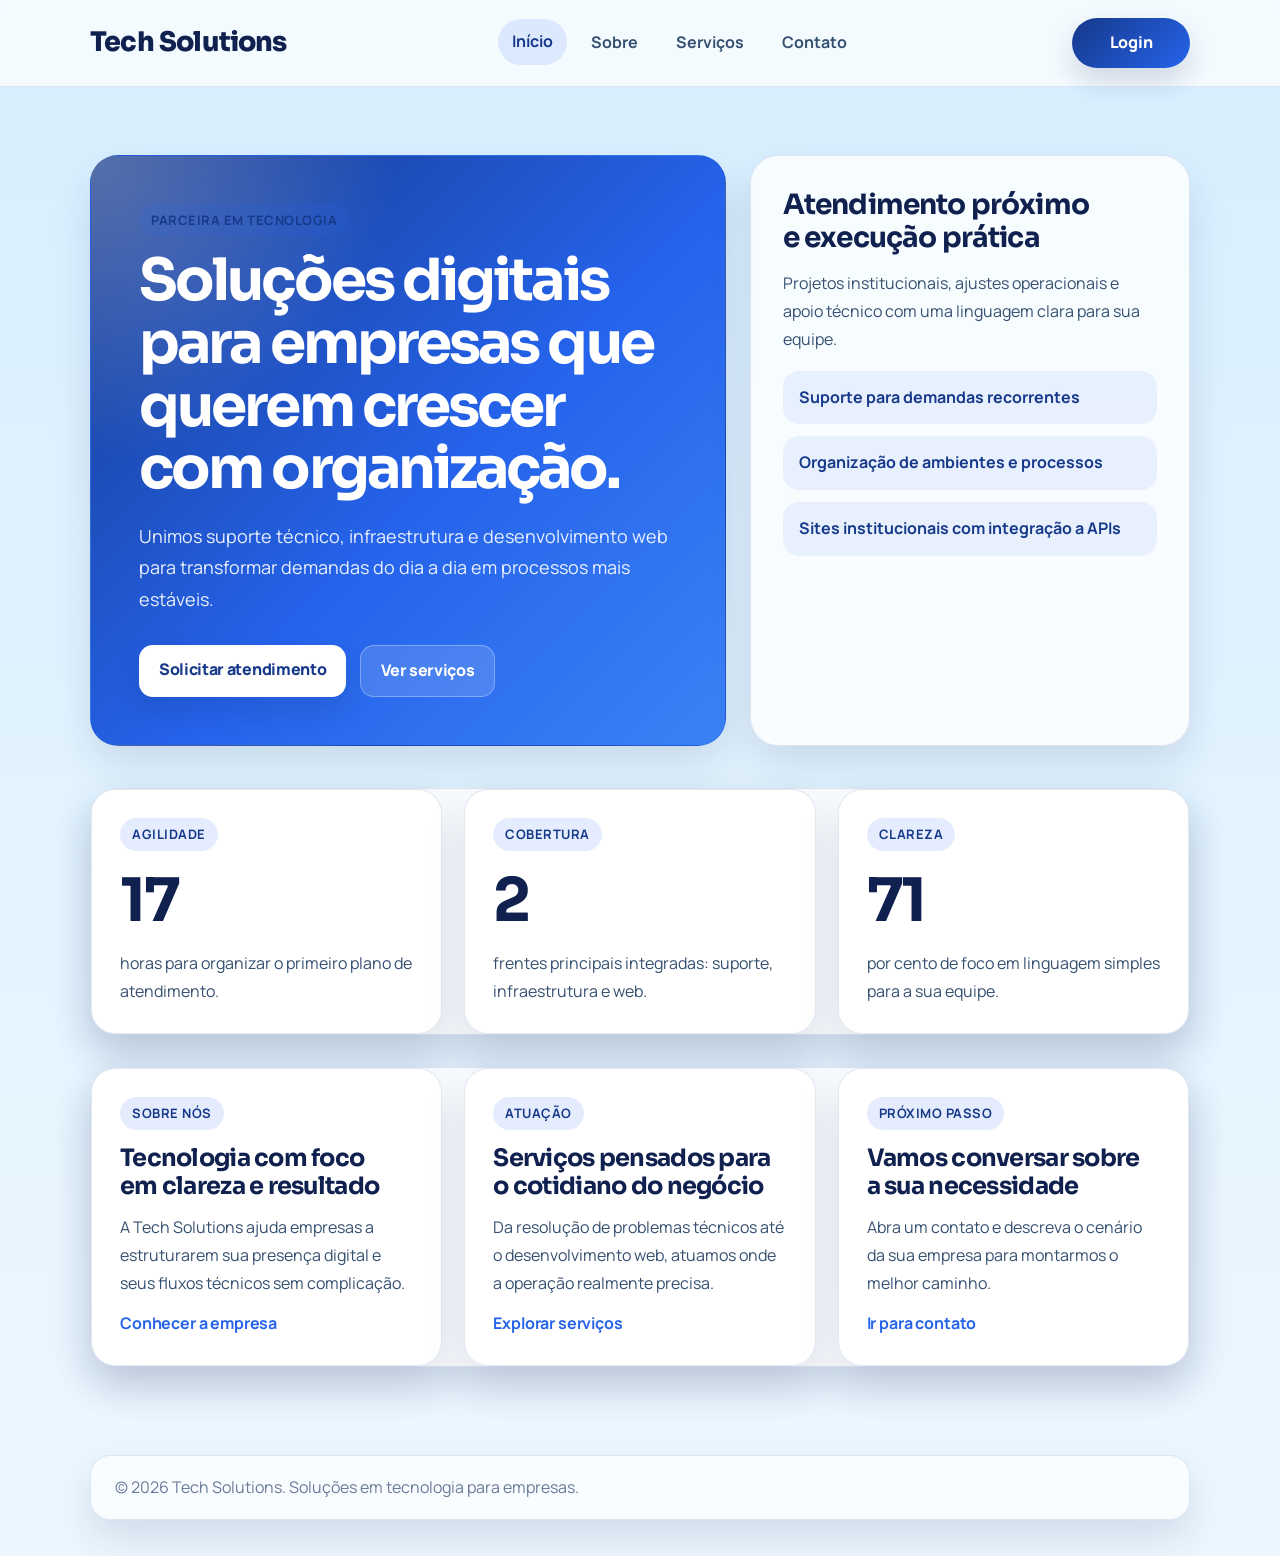
<file: frontend/index.html>
<!DOCTYPE html>
<html lang="pt-BR">
    <head>
        <meta charset="UTF-8">
        <meta name="viewport" content="width=device-width, initial-scale=1.0">
        <link rel="stylesheet" href="style.css">
        <title>Tech Solutions | Início</title>
    </head>
    <body>
        <header class="site-header">
            <div class="container">
                <a class="brand" href="index.html">Tech Solutions</a>
                <nav class="site-nav">
                    <a class="ativo" href="index.html">Início</a>
                    <a href="sobre.html">Sobre</a>
                    <a href="servicos.html">Serviços</a>
                    <a href="contato.html">Contato</a>
                </nav>
                <a class="nav-login" href="login.html">Login</a>
            </div>
        </header>

        <main>
            <section class="hero hero-home">
                <div class="container hero-grid">
                    <div class="hero-copy">
                        <span class="section-tag">Parceira em tecnologia</span>
                        <h1>Soluções digitais para empresas que querem crescer com organização.</h1>
                        <p>
                            Unimos suporte técnico, infraestrutura e desenvolvimento web para
                            transformar demandas do dia a dia em processos mais estáveis.
                        </p>
                        <div class="hero-actions">
                            <a href="contato.html" class="botao">Solicitar atendimento</a>
                            <a href="servicos.html" class="botao botao-secundario">Ver serviços</a>
                        </div>
                    </div>

                    <div class="hero-highlight">
                        <h2>Atendimento próximo e execução prática</h2>
                        <p>
                            Projetos institucionais, ajustes operacionais e apoio técnico com uma
                            linguagem clara para sua equipe.
                        </p>
                        <ul class="hero-lista">
                            <li>Suporte para demandas recorrentes</li>
                            <li>Organização de ambientes e processos</li>
                            <li>Sites institucionais com integração a APIs</li>
                        </ul>
                    </div>
                </div>
            </section>

            <section class="section-panel">
                <div class="container metrics-grid">
                    <article class="metric-card">
                        <span class="section-tag">Agilidade</span>
                        <strong class="metric-value" data-counter="24">0</strong>
                        <p>horas para organizar o primeiro plano de atendimento.</p>
                    </article>

                    <article class="metric-card">
                        <span class="section-tag">Cobertura</span>
                        <strong class="metric-value" data-counter="3">0</strong>
                        <p>frentes principais integradas: suporte, infraestrutura e web.</p>
                    </article>

                    <article class="metric-card">
                        <span class="section-tag">Clareza</span>
                        <strong class="metric-value" data-counter="100">0</strong>
                        <p>por cento de foco em linguagem simples para a sua equipe.</p>
                    </article>
                </div>
            </section>

            <section class="section-panel">
                <div class="container destaque-grid">
                    <article class="destaque-card">
                        <span class="section-tag">Sobre nós</span>
                        <h2>Tecnologia com foco em clareza e resultado</h2>
                        <p>
                            A Tech Solutions ajuda empresas a estruturarem sua presença digital e
                            seus fluxos técnicos sem complicação.
                        </p>
                        <a href="sobre.html" class="text-link">Conhecer a empresa</a>
                    </article>

                    <article class="destaque-card">
                        <span class="section-tag">Atuação</span>
                        <h2>Serviços pensados para o cotidiano do negócio</h2>
                        <p>
                            Da resolução de problemas técnicos até o desenvolvimento web, atuamos
                            onde a operação realmente precisa.
                        </p>
                        <a href="servicos.html" class="text-link">Explorar serviços</a>
                    </article>

                    <article class="destaque-card">
                        <span class="section-tag">Próximo passo</span>
                        <h2>Vamos conversar sobre a sua necessidade</h2>
                        <p>
                            Abra um contato e descreva o cenário da sua empresa para montarmos o
                            melhor caminho.
                        </p>
                        <a href="contato.html" class="text-link">Ir para contato</a>
                    </article>
                </div>
            </section>
        </main>

        <footer class="site-footer">
            <div class="container">
                <p>© 2026 Tech Solutions. Soluções em tecnologia para empresas.</p>
            </div>
        </footer>

        <script src="script.js"></script>
    </body>
</html>
</file>
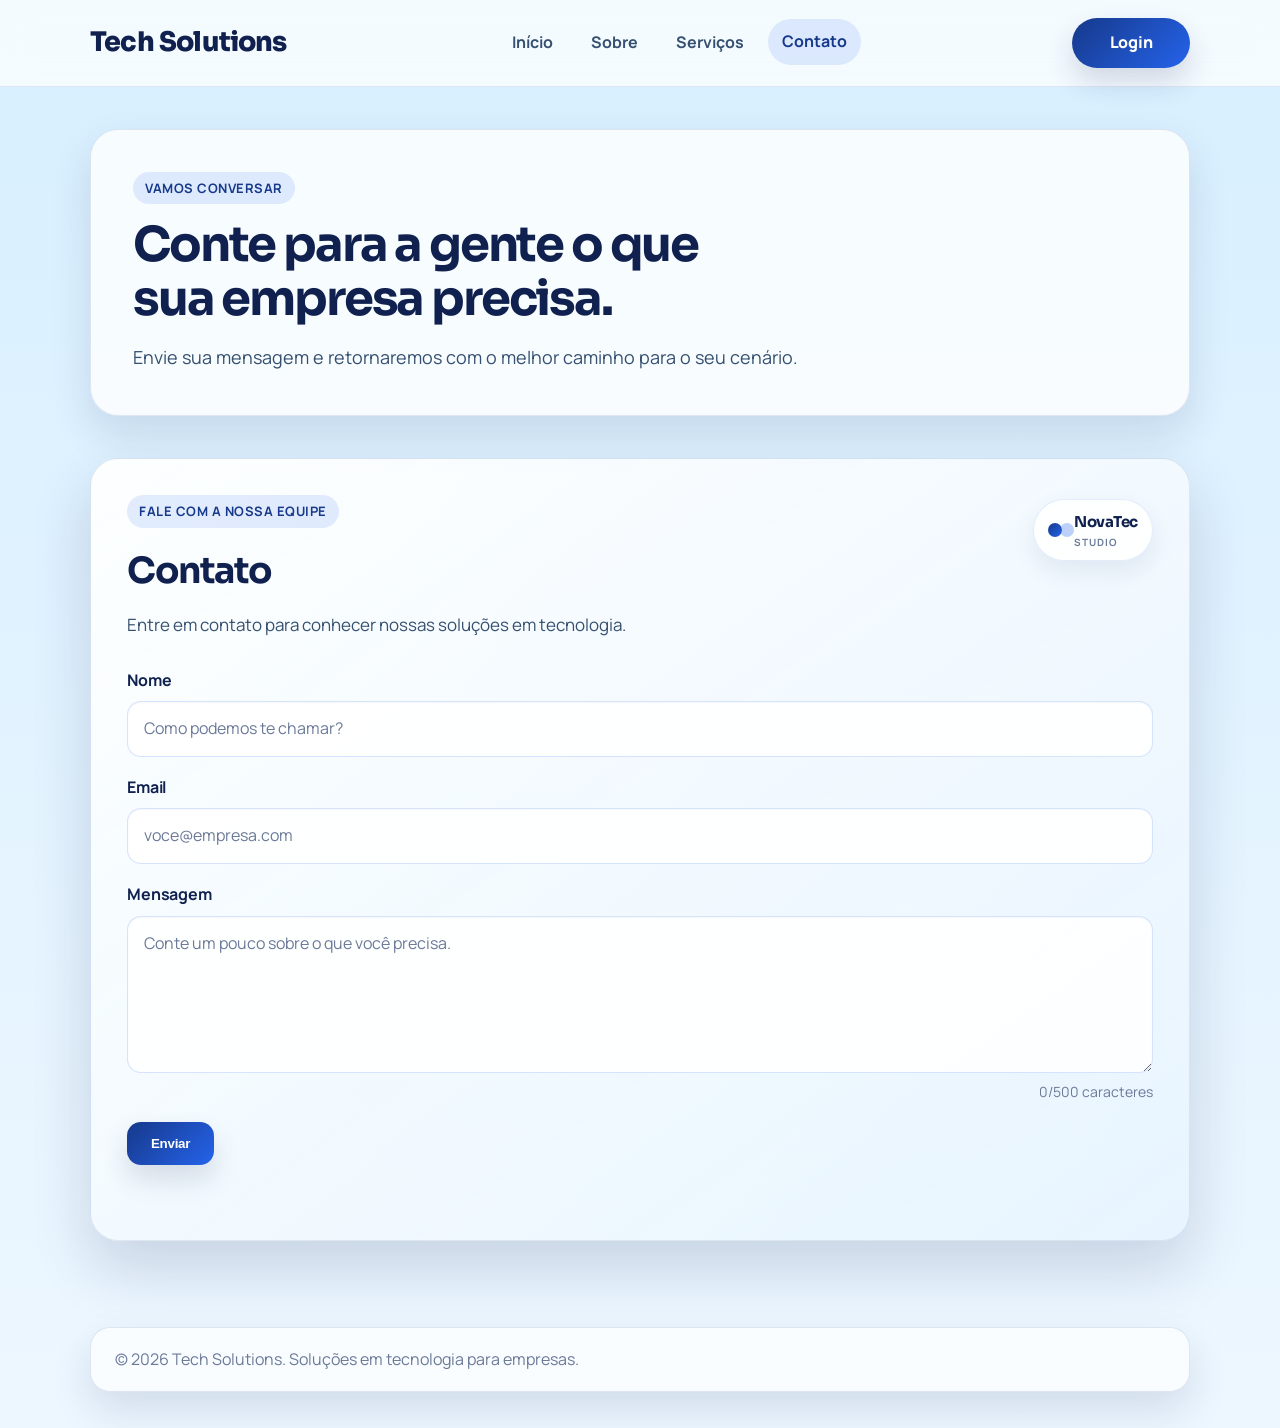
<file: frontend/contato.html>
<!DOCTYPE html>
<html lang="pt-BR">
    <head>
        <meta charset="UTF-8">
        <meta name="viewport" content="width=device-width, initial-scale=1.0">
        <link rel="stylesheet" href="style.css">
        <title>Tech Solutions | Contato</title>
    </head>
    <body>
        <header class="site-header">
            <div class="container">
                <a class="brand" href="index.html">Tech Solutions</a>
                <nav class="site-nav">
                    <a href="index.html">Início</a>
                    <a href="sobre.html">Sobre</a>
                    <a href="servicos.html">Serviços</a>
                    <a class="ativo" href="contato.html">Contato</a>
                </nav>
                <a class="nav-login" href="login.html">Login</a>
            </div>
        </header>

        <main>
            <section class="page-hero">
                <div class="container">
                    <span class="section-tag">Vamos conversar</span>
                    <h1>Conte para a gente o que sua empresa precisa.</h1>
                    <p>
                        Envie sua mensagem e retornaremos com o melhor caminho para o seu cenário.
                    </p>
                </div>
            </section>

            <section id="contato">
                <div class="container">
                    <div class="contato-card">
                        <div class="contato-intro">
                            <div class="contato-intro-copy">
                                <span class="contato-tag">Fale com a nossa equipe</span>
                                <h2>Contato</h2>
                                <p>Entre em contato para conhecer nossas soluções em tecnologia.</p>
                            </div>

                            <div class="contato-brand" aria-hidden="true">
                                <div class="contato-brand-mark"></div>
                                <div class="contato-brand-copy">
                                    <strong>NovaTec</strong>
                                    <small>studio</small>
                                </div>
                            </div>
                        </div>

                        <form id="form-contato">
                            <div class="campo-formulario">
                                <label for="nome">Nome</label>
                                <input type="text" id="nome" name="nome" placeholder="Como podemos te chamar?" required>
                            </div>

                            <div class="campo-formulario">
                                <label for="email">Email</label>
                                <input type="email" id="email" name="email" placeholder="voce@empresa.com" required>
                            </div>

                            <div class="campo-formulario">
                                <label for="mensagem-form">Mensagem</label>
                                <textarea id="mensagem-form" name="mensagem" rows="5" maxlength="500" placeholder="Conte um pouco sobre o que você precisa." required></textarea>
                                <div class="campo-apoio">
                                    <span id="contador-mensagem">0</span>/500 caracteres
                                </div>
                            </div>

                            <button type="submit" class="botao">Enviar</button>
                        </form>

                        <p id="status-formulario"></p>
                    </div>
                </div>
            </section>
        </main>

        <footer class="site-footer">
            <div class="container">
                <p>© 2026 Tech Solutions. Soluções em tecnologia para empresas.</p>
            </div>
        </footer>

        <script src="script.js"></script>
    </body>
</html>
</file>
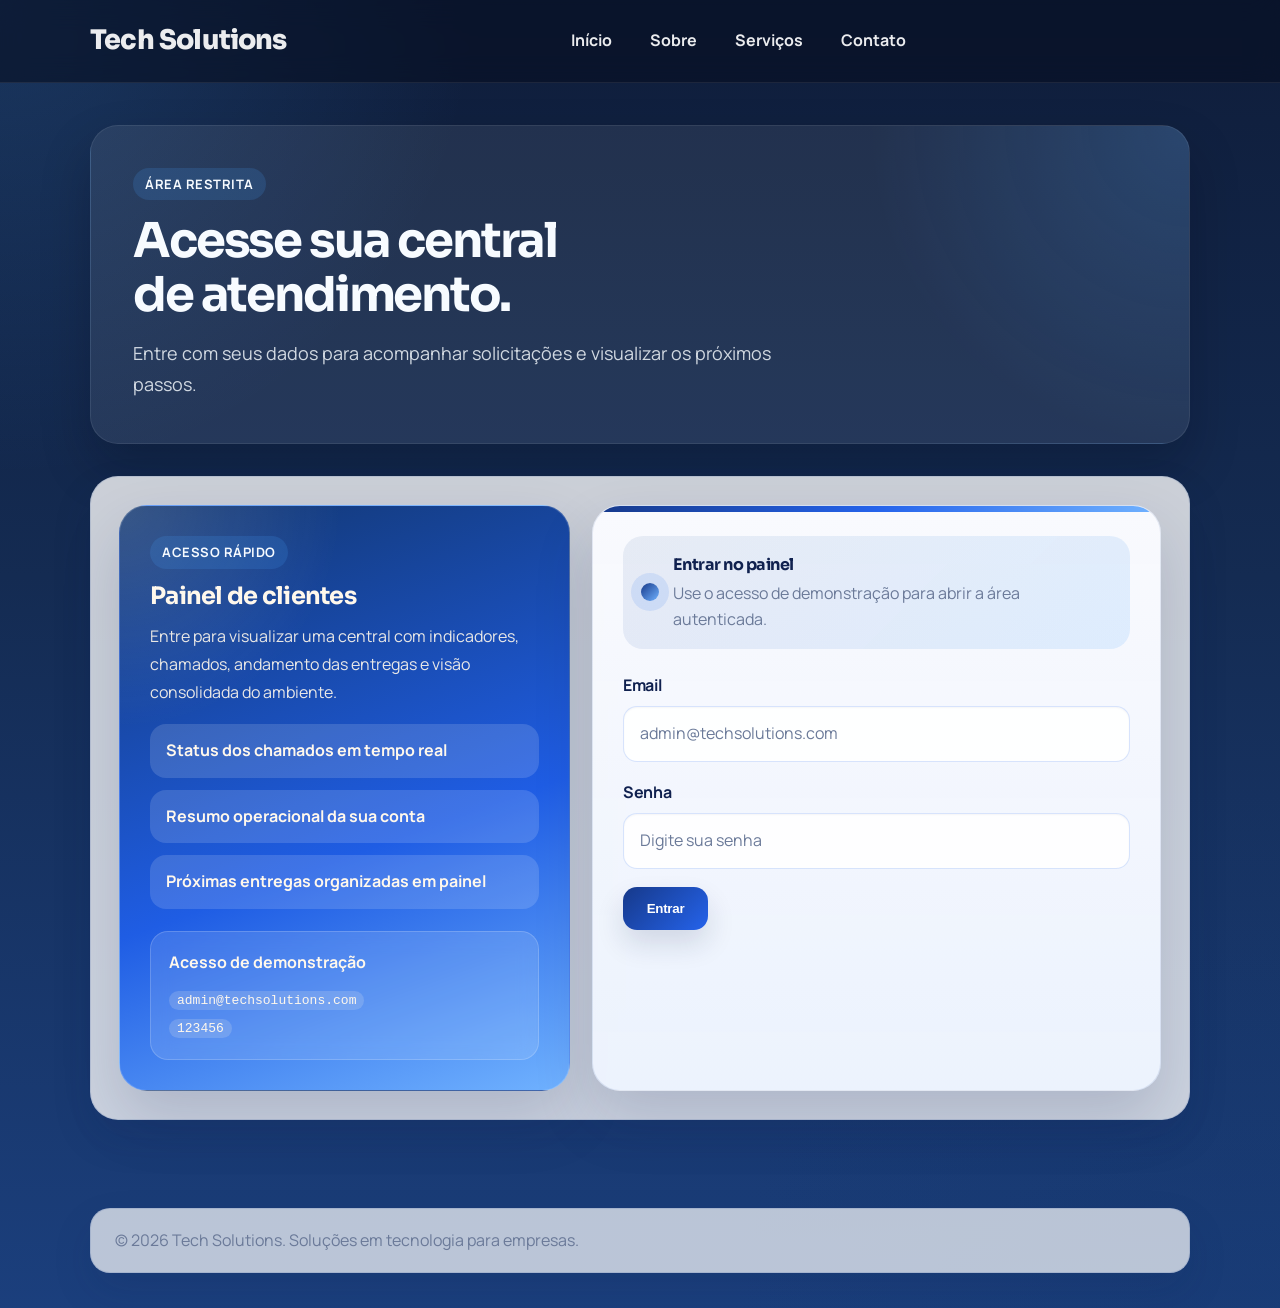
<file: frontend/dashboard.html>
<!DOCTYPE html>
<html lang="pt-BR">
    <head>
        <meta charset="UTF-8">
        <meta name="viewport" content="width=device-width, initial-scale=1.0">
        <link rel="stylesheet" href="style.css">
        <title>Tech Solutions | Dashboard</title>
    </head>
    <body class="dashboard-page">
        <header class="site-header">
            <div class="container">
                <a class="brand" href="index.html">Tech Solutions</a>
                <nav class="site-nav">
                    <a href="index.html">Início</a>
                    <a href="sobre.html">Sobre</a>
                    <a href="servicos.html">Serviços</a>
                    <a href="contato.html">Contato</a>
                </nav>
                <a class="nav-login ativo" href="#" id="dashboard-logoff">Logoff</a>
            </div>
        </header>

        <main>
            <section class="dashboard-hero">
                <div class="container">
                    <div>
                        <span class="section-tag">Painel do cliente</span>
                        <h1 id="dashboard-title">Olá, cliente</h1>
                        <p>Visão geral do atendimento, infraestrutura e entregas da sua conta.</p>
                    </div>

                    <div class="dashboard-hero-card">
                        <span>Próxima atualização</span>
                        <strong>Hoje, 18:00</strong>
                        <p>Resumo operacional e próximos passos enviados automaticamente.</p>
                    </div>
                </div>
            </section>

            <section class="section-panel">
                <div class="container dashboard-shell">
                    <div class="dashboard-stats">
                        <article class="dashboard-stat">
                            <span>Chamados ativos</span>
                            <strong>03</strong>
                            <p>1 em triagem, 2 em execução.</p>
                        </article>

                        <article class="dashboard-stat">
                            <span>SLA médio</span>
                            <strong>2h</strong>
                            <p>Tempo médio de primeira resposta.</p>
                        </article>

                        <article class="dashboard-stat">
                            <span>Entregas da semana</span>
                            <strong>05</strong>
                            <p>Ajustes planejados para ambiente e site.</p>
                        </article>
                    </div>

                    <div class="dashboard-grid">
                        <article class="dashboard-card dashboard-card-wide">
                            <div class="dashboard-card-head">
                                <div>
                                    <span class="section-tag">Atendimento</span>
                                    <h2>Fila prioritária</h2>
                                </div>
                                <span class="dashboard-chip">Em andamento</span>
                            </div>
                            <ul class="dashboard-list">
                                <li>Atualização do formulário de contato em revisão final</li>
                                <li>Monitoramento de estabilidade do servidor concluído sem alertas críticos</li>
                                <li>Checklist de melhorias visuais agendado para amanhã</li>
                            </ul>
                        </article>

                        <article class="dashboard-card">
                            <span class="section-tag">Infraestrutura</span>
                            <h2>Ambiente</h2>
                            <p>Backups validados, conectividade estável e rotina de monitoramento ativa.</p>
                        </article>

                        <article class="dashboard-card">
                            <span class="section-tag">Site</span>
                            <h2>Últimas entregas</h2>
                            <p>Navegação refinada, área de login criada e painel autenticado disponível.</p>
                        </article>

                        <article class="dashboard-card dashboard-card-wide">
                            <div class="dashboard-card-head">
                                <div>
                                    <span class="section-tag">Próximos passos</span>
                                    <h2>Planejamento sugerido</h2>
                                </div>
                                <span class="dashboard-chip dashboard-chip-soft">Esta semana</span>
                            </div>
                            <div class="dashboard-timeline">
                                <div>
                                    <strong>Hoje</strong>
                                    <p>Fechamento dos ajustes da área restrita.</p>
                                </div>
                                <div>
                                    <strong>Amanhã</strong>
                                    <p>Revisão de conteúdo e refinamento da interface.</p>
                                </div>
                                <div>
                                    <strong>Sexta</strong>
                                    <p>Publicação do pacote com melhorias visuais e operacionais.</p>
                                </div>
                            </div>
                        </article>
                    </div>
                </div>
            </section>
        </main>

        <footer class="site-footer">
            <div class="container">
                <p>© 2026 Tech Solutions. Soluções em tecnologia para empresas.</p>
            </div>
        </footer>

        <script src="script.js"></script>
    </body>
</html>
</file>
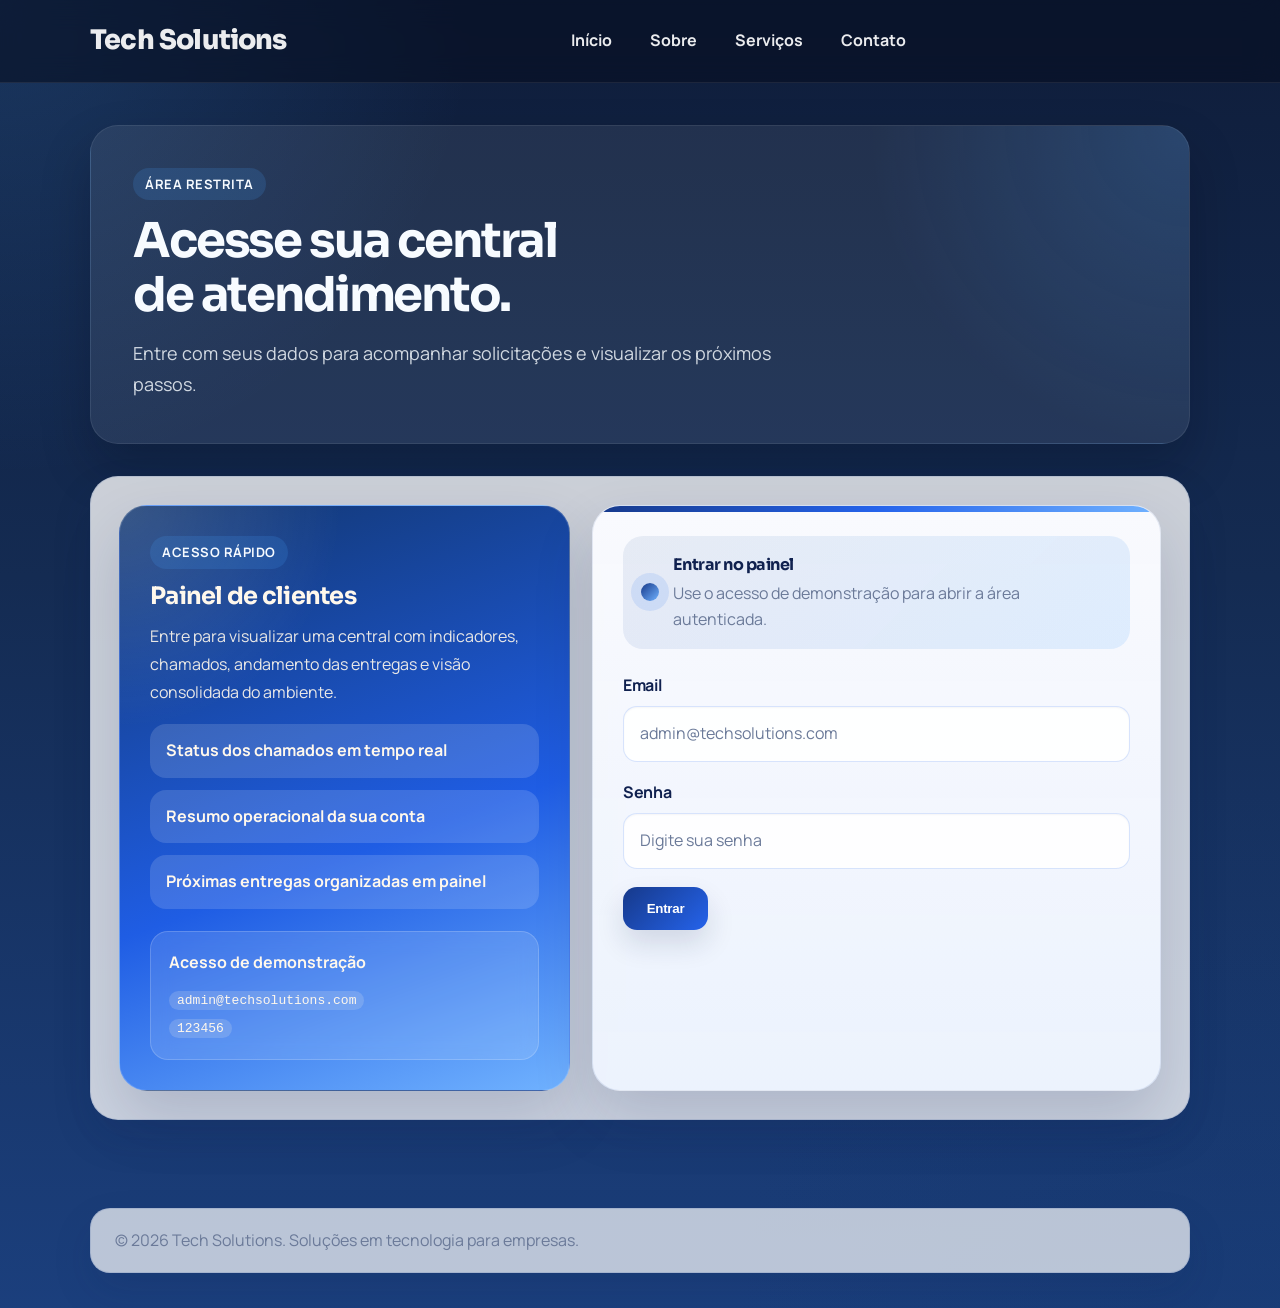
<file: frontend/login.html>
<!DOCTYPE html>
<html lang="pt-BR">
    <head>
        <meta charset="UTF-8">
        <meta name="viewport" content="width=device-width, initial-scale=1.0">
        <link rel="stylesheet" href="style.css">
        <title>Tech Solutions | Login</title>
    </head>
    <body class="login-page">
        <header class="site-header">
            <div class="container">
                <a class="brand" href="index.html">Tech Solutions</a>
                <nav class="site-nav">
                    <a href="index.html">Início</a>
                    <a href="sobre.html">Sobre</a>
                    <a href="servicos.html">Serviços</a>
                    <a href="contato.html">Contato</a>
                </nav>
                <a class="nav-login ativo" href="login.html">Login</a>
            </div>
        </header>

        <main>
            <section class="page-hero login-hero">
                <div class="container">
                    <span class="section-tag">Área restrita</span>
                    <h1>Acesse sua central de atendimento.</h1>
                    <p>
                        Entre com seus dados para acompanhar solicitações e visualizar os próximos passos.
                    </p>
                </div>
            </section>

            <section class="section-panel">
                <div class="container login-shell">
                    <aside class="login-side">
                        <span class="section-tag">Acesso rápido</span>
                        <h2>Painel de clientes</h2>
                        <p>
                            Entre para visualizar uma central com indicadores, chamados, andamento
                            das entregas e visão consolidada do ambiente.
                        </p>

                        <ul class="hero-lista">
                            <li>Status dos chamados em tempo real</li>
                            <li>Resumo operacional da sua conta</li>
                            <li>Próximas entregas organizadas em painel</li>
                        </ul>

                        <div class="login-demo" id="login-demo">
                            <strong>Acesso de demonstração</strong>
                            <p><code>admin@techsolutions.com</code></p>
                            <p><code>123456</code></p>
                        </div>
                    </aside>

                    <div class="login-card">
                        <div class="login-card-top">
                            <span class="login-orb"></span>
                            <div>
                                <strong>Entrar no painel</strong>
                                <p>Use o acesso de demonstração para abrir a área autenticada.</p>
                            </div>
                        </div>

                        <form id="form-login">
                            <div class="campo-formulario">
                                <label for="login-email">Email</label>
                                <input type="email" id="login-email" name="email" placeholder="admin@techsolutions.com" required>
                            </div>

                            <div class="campo-formulario">
                                <label for="login-senha">Senha</label>
                                <input type="password" id="login-senha" name="senha" placeholder="Digite sua senha" required>
                            </div>

                            <button type="submit" class="botao">Entrar</button>
                        </form>

                        <p id="status-login"></p>
                    </div>
                </div>
            </section>
        </main>

        <footer class="site-footer">
            <div class="container">
                <p>© 2026 Tech Solutions. Soluções em tecnologia para empresas.</p>
            </div>
        </footer>

        <script src="script.js"></script>
    </body>
</html>
</file>
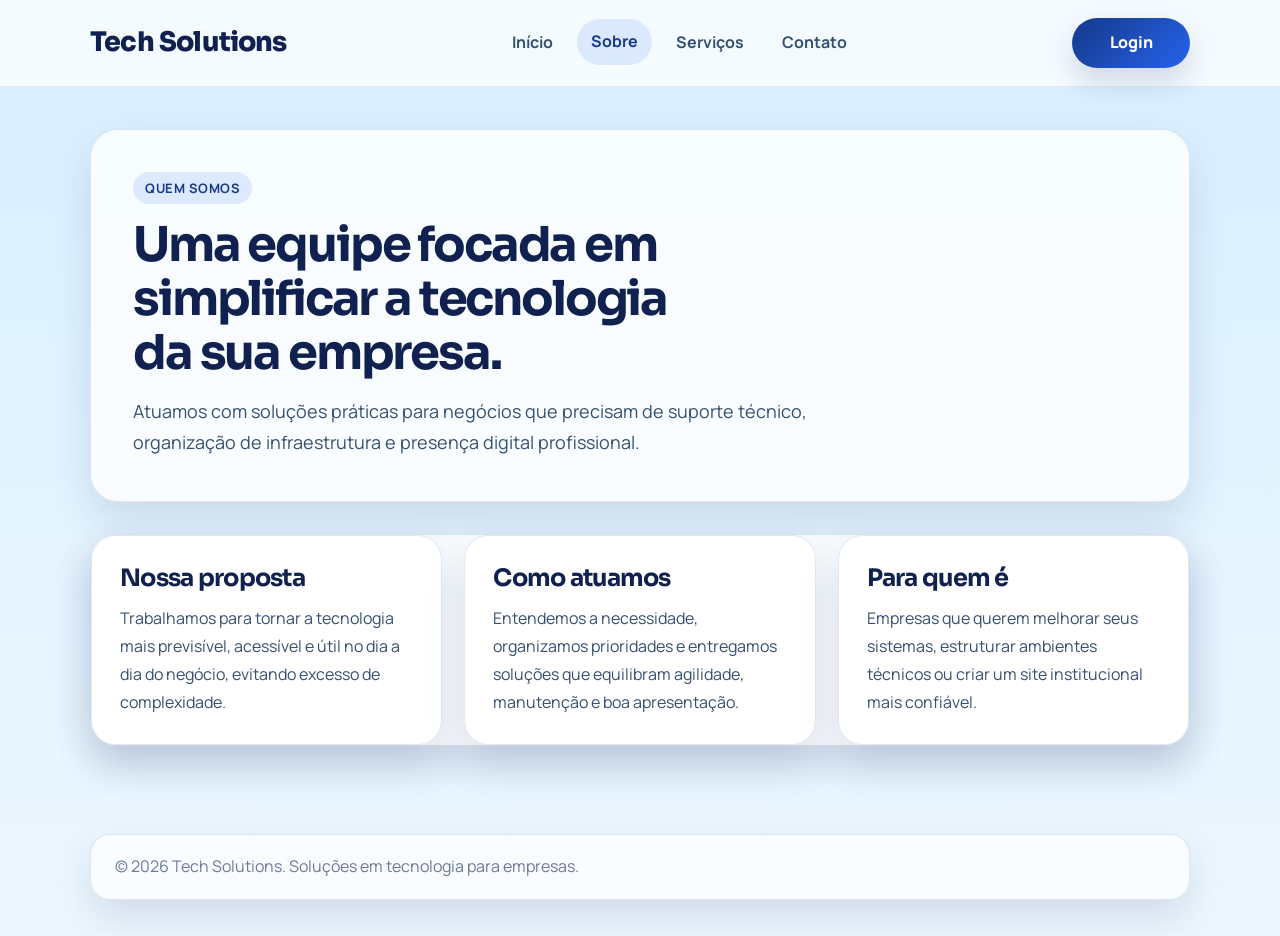
<file: frontend/sobre.html>
<!DOCTYPE html>
<html lang="pt-BR">
    <head>
        <meta charset="UTF-8">
        <meta name="viewport" content="width=device-width, initial-scale=1.0">
        <link rel="stylesheet" href="style.css">
        <title>Tech Solutions | Sobre</title>
    </head>
    <body>
        <header class="site-header">
            <div class="container">
                <a class="brand" href="index.html">Tech Solutions</a>
                <nav class="site-nav">
                    <a href="index.html">Início</a>
                    <a class="ativo" href="sobre.html">Sobre</a>
                    <a href="servicos.html">Serviços</a>
                    <a href="contato.html">Contato</a>
                </nav>
                <a class="nav-login" href="login.html">Login</a>
            </div>
        </header>

        <main>
            <section class="page-hero">
                <div class="container">
                    <span class="section-tag">Quem somos</span>
                    <h1>Uma equipe focada em simplificar a tecnologia da sua empresa.</h1>
                    <p>
                        Atuamos com soluções práticas para negócios que precisam de suporte técnico,
                        organização de infraestrutura e presença digital profissional.
                    </p>
                </div>
            </section>

            <section class="section-panel">
                <div class="container content-grid">
                    <article class="info-card">
                        <h2>Nossa proposta</h2>
                        <p>
                            Trabalhamos para tornar a tecnologia mais previsível, acessível e útil
                            no dia a dia do negócio, evitando excesso de complexidade.
                        </p>
                    </article>

                    <article class="info-card">
                        <h2>Como atuamos</h2>
                        <p>
                            Entendemos a necessidade, organizamos prioridades e entregamos soluções
                            que equilibram agilidade, manutenção e boa apresentação.
                        </p>
                    </article>

                    <article class="info-card">
                        <h2>Para quem é</h2>
                        <p>
                            Empresas que querem melhorar seus sistemas, estruturar ambientes
                            técnicos ou criar um site institucional mais confiável.
                        </p>
                    </article>
                </div>
            </section>
        </main>

        <footer class="site-footer">
            <div class="container">
                <p>© 2026 Tech Solutions. Soluções em tecnologia para empresas.</p>
            </div>
        </footer>

        <script src="script.js"></script>
    </body>
</html>
</file>
<file: frontend/style.css>
@import url("https://fonts.googleapis.com/css2?family=Manrope:wght@400;500;700;800&family=Sora:wght@600;700;800&display=swap");

* {
    margin: 0;
    padding: 0;
    box-sizing: border-box;
}

:root {
    --bg-page: linear-gradient(180deg, #d7efff 0%, #edf7ff 100%);
    --bg-panel: rgba(255, 255, 255, 0.78);
    --bg-card: rgba(255, 255, 255, 0.94);
    --text-strong: #10214f;
    --text-body: #355070;
    --text-soft: #6b7a99;
    --brand-dark: #16398a;
    --brand: #2563eb;
    --brand-light: #dbeafe;
    --border-soft: rgba(22, 57, 138, 0.12);
    --shadow-soft: 0 18px 40px rgba(16, 33, 79, 0.12);
    --shadow-strong: 0 28px 60px rgba(16, 33, 79, 0.16);
}

html {
    scroll-behavior: smooth;
}

body {
    font-family: "Manrope", "Segoe UI", sans-serif;
    line-height: 1.6;
    background: var(--bg-page);
    color: var(--text-body);
    min-height: 100vh;
    text-rendering: optimizeLegibility;
}

body.login-page {
    background:
        radial-gradient(circle at top left, rgba(73, 163, 255, 0.18), transparent 26%),
        radial-gradient(circle at bottom right, rgba(18, 51, 102, 0.28), transparent 30%),
        linear-gradient(180deg, #0f1d3a 0%, #142b52 44%, #1b3f7d 100%);
}

body.dashboard-page {
    background:
        radial-gradient(circle at top right, rgba(73, 163, 255, 0.14), transparent 26%),
        linear-gradient(180deg, #f3f8ff 0%, #edf4ff 48%, #f8fbff 100%);
}

body.login-page .site-header {
    background: rgba(7, 16, 34, 0.62);
    border-bottom: 1px solid rgba(255, 255, 255, 0.08);
}

body.login-page .site-header.is-scrolled {
    background: rgba(7, 16, 34, 0.82);
    box-shadow: 0 16px 34px rgba(5, 10, 20, 0.28);
}

body.login-page .brand,
body.login-page .site-nav a {
    color: rgba(255, 255, 255, 0.92);
}

body.login-page .site-nav a:hover,
body.login-page .site-nav a.ativo {
    background: rgba(73, 163, 255, 0.16);
    color: #cfe4ff;
}

body.login-page .nav-login {
    display: none;
}

body.dashboard-page .site-header {
    background: rgba(255, 255, 255, 0.88);
}

a {
    color: inherit;
}

.container {
    width: min(1100px, calc(100% - 40px));
    margin: 0 auto;
}

.site-header {
    position: sticky;
    top: 0;
    z-index: 10;
    backdrop-filter: blur(14px);
    background: rgba(255, 255, 255, 0.72);
    border-bottom: 1px solid rgba(22, 57, 138, 0.1);
    transition: box-shadow 0.2s ease, background-color 0.2s ease;
}

.site-header.is-scrolled {
    background: rgba(255, 255, 255, 0.9);
    box-shadow: 0 14px 28px rgba(16, 33, 79, 0.08);
}

.site-header .container {
    display: grid;
    grid-template-columns: max-content 1fr max-content;
    align-items: center;
    gap: 24px;
    padding: 18px 0;
}

.brand {
    font-family: "Sora", "Segoe UI", sans-serif;
    color: var(--text-strong);
    font-size: 27px;
    font-weight: 800;
    text-decoration: none;
    letter-spacing: -0.03em;
}

.site-nav {
    display: flex;
    flex-wrap: wrap;
    gap: 10px;
    justify-content: center;
}

.site-nav a {
    padding: 10px 14px;
    border-radius: 999px;
    color: var(--text-body);
    text-decoration: none;
    font-weight: 700;
    transition: background-color 0.2s ease, color 0.2s ease, transform 0.2s ease;
}

.site-nav a:hover,
.site-nav a.ativo {
    background: rgba(37, 99, 235, 0.12);
    color: var(--brand-dark);
    transform: translateY(-1px);
}

.nav-login {
    display: inline-flex;
    align-items: center;
    justify-content: center;
    min-width: 118px;
    padding: 12px 18px;
    border-radius: 999px;
    background: linear-gradient(135deg, var(--brand-dark), var(--brand));
    color: white;
    text-decoration: none;
    font-weight: 800;
    letter-spacing: -0.02em;
    box-shadow: 0 14px 28px rgba(16, 33, 79, 0.16);
    transition: transform 0.2s ease, box-shadow 0.2s ease, opacity 0.2s ease;
}

.nav-login:hover,
.nav-login.ativo {
    transform: translateY(-2px);
    box-shadow: 0 18px 34px rgba(16, 33, 79, 0.2);
}

main {
    padding: 42px 0 56px;
}

.hero,
.page-hero,
.section-panel {
    margin-bottom: 32px;
}

.hero-home {
    padding: 26px 0 10px;
}

.hero-grid {
    display: grid;
    grid-template-columns: minmax(0, 1.3fr) minmax(280px, 0.9fr);
    gap: 24px;
    align-items: stretch;
}

.hero-copy,
.hero-highlight,
.page-hero .container,
.section-panel .container {
    position: relative;
}

.hero-copy,
.hero-highlight,
.page-hero .container,
.section-panel .container {
    background: var(--bg-panel);
    border: 1px solid var(--border-soft);
    box-shadow: var(--shadow-soft);
    border-radius: 28px;
}

.hero-copy {
    padding: 48px;
    background:
        radial-gradient(circle at top left, rgba(255, 255, 255, 0.28), transparent 35%),
        linear-gradient(135deg, #16398a 0%, #2563eb 55%, #3b82f6 100%);
    color: white;
    overflow: hidden;
}

.hero-copy h1 {
    font-family: "Sora", "Segoe UI", sans-serif;
    font-size: clamp(36px, 5vw, 58px);
    line-height: 1.08;
    letter-spacing: -0.05em;
    margin-bottom: 20px;
    max-width: 12ch;
    text-wrap: balance;
}

.hero-copy p {
    max-width: 60ch;
    font-size: 18px;
    line-height: 1.75;
    color: rgba(255, 255, 255, 0.9);
}

.hero-actions {
    display: flex;
    flex-wrap: wrap;
    gap: 14px;
    margin-top: 30px;
}

.hero-highlight {
    padding: 32px;
}

.hero-highlight h2 {
    font-family: "Sora", "Segoe UI", sans-serif;
    color: var(--text-strong);
    font-size: 28px;
    line-height: 1.2;
    letter-spacing: -0.03em;
    margin-bottom: 14px;
    text-wrap: balance;
}

.hero-highlight p {
    margin-bottom: 18px;
    line-height: 1.75;
}

.hero-lista {
    list-style: none;
    display: grid;
    gap: 12px;
}

.hero-lista li {
    padding: 14px 16px;
    background: rgba(37, 99, 235, 0.08);
    border-radius: 16px;
    color: var(--brand-dark);
    font-weight: 700;
}

.page-hero .container {
    padding: 42px;
}

.page-hero h1 {
    font-family: "Sora", "Segoe UI", sans-serif;
    color: var(--text-strong);
    font-size: clamp(30px, 4vw, 48px);
    line-height: 1.12;
    letter-spacing: -0.045em;
    max-width: 16ch;
    margin-bottom: 16px;
    text-wrap: balance;
}

.page-hero p {
    max-width: 62ch;
    font-size: 18px;
    line-height: 1.75;
}

.section-tag,
.contato-tag,
.servico-tag {
    display: inline-block;
    margin-bottom: 14px;
    padding: 6px 12px;
    border-radius: 999px;
    background: rgba(37, 99, 235, 0.12);
    color: var(--brand-dark);
    font-size: 13px;
    font-weight: 700;
    letter-spacing: 0.04em;
    text-transform: uppercase;
}

.destaque-grid,
.content-grid,
.servicos,
.metrics-grid {
    display: grid;
    gap: 22px;
}

.destaque-grid,
.content-grid,
.servicos,
.metrics-grid {
    grid-template-columns: repeat(3, minmax(0, 1fr));
}

.destaque-card,
.info-card,
.servico,
.metric-card {
    background: var(--bg-card);
    border: 1px solid var(--border-soft);
    border-radius: 24px;
    padding: 28px;
    box-shadow: var(--shadow-soft);
    transition: transform 0.2s ease, box-shadow 0.2s ease;
}

.destaque-card:hover,
.info-card:hover,
.servico:hover,
.metric-card:hover {
    transform: translateY(-6px);
    box-shadow: var(--shadow-strong);
}

.destaque-card h2,
.info-card h2,
.servico h3,
.metric-card strong {
    font-family: "Sora", "Segoe UI", sans-serif;
    color: var(--text-strong);
    line-height: 1.2;
    letter-spacing: -0.03em;
    margin-bottom: 12px;
    text-wrap: balance;
}

.destaque-card p,
.info-card p,
.servico p,
.metric-card p {
    line-height: 1.75;
}

.metric-value {
    display: block;
    font-size: clamp(42px, 6vw, 60px);
}

.text-link {
    display: inline-block;
    margin-top: 14px;
    color: var(--brand);
    font-weight: 700;
    text-decoration: none;
    letter-spacing: -0.01em;
}

.botao {
    display: inline-block;
    border: none;
    cursor: pointer;
    padding: 12px 20px;
    border-radius: 14px;
    background: white;
    color: var(--brand-dark);
    text-decoration: none;
    font-weight: 800;
    letter-spacing: -0.02em;
    box-shadow: 0 14px 28px rgba(16, 33, 79, 0.14);
    transition: transform 0.2s ease, box-shadow 0.2s ease, background-color 0.2s ease, opacity 0.2s ease;
}

.botao:hover {
    transform: translateY(-2px);
    box-shadow: 0 18px 34px rgba(16, 33, 79, 0.18);
}

.botao:disabled {
    cursor: wait;
    opacity: 0.8;
}

.botao-secundario {
    background: rgba(255, 255, 255, 0.14);
    color: white;
    border: 1px solid rgba(255, 255, 255, 0.3);
    box-shadow: none;
}

.servicos-toolbar {
    display: flex;
    flex-wrap: wrap;
    justify-content: space-between;
    gap: 18px;
    margin-bottom: 18px;
}

.servicos-panel {
    padding: 28px;
}

.campo-busca {
    display: grid;
    gap: 8px;
    min-width: min(100%, 320px);
    color: var(--text-strong);
    font-weight: 700;
}

.campo-busca input {
    border: 1px solid rgba(37, 99, 235, 0.18);
    border-radius: 14px;
    padding: 14px 16px;
    background: rgba(255, 255, 255, 0.9);
    color: var(--text-strong);
    font: inherit;
}

.campo-busca input:focus {
    outline: none;
    border-color: var(--brand);
    box-shadow: 0 0 0 4px rgba(37, 99, 235, 0.12);
}

.filtros-servicos {
    display: flex;
    flex-wrap: wrap;
    gap: 10px;
    align-items: end;
}

.filtro-servico {
    border: 1px solid rgba(37, 99, 235, 0.15);
    background: rgba(255, 255, 255, 0.85);
    color: var(--brand-dark);
    border-radius: 999px;
    padding: 10px 16px;
    font: inherit;
    font-weight: 700;
    cursor: pointer;
    transition: background-color 0.2s ease, color 0.2s ease, transform 0.2s ease;
}

.filtro-servico:hover,
.filtro-servico.ativo {
    background: var(--brand);
    color: white;
    transform: translateY(-1px);
}

.resultado-servicos {
    margin-bottom: 18px;
    color: var(--text-soft);
    font-weight: 700;
}

.servico {
    position: relative;
    overflow: hidden;
}

.servico::after {
    content: "";
    position: absolute;
    inset: auto -20px -50px auto;
    width: 120px;
    height: 120px;
    border-radius: 50%;
    background: radial-gradient(circle, rgba(37, 99, 235, 0.18), transparent 70%);
    pointer-events: none;
}

.servico-detalhe {
    margin-top: 14px;
    color: var(--text-soft);
}

.servico-vazio {
    grid-column: 1 / -1;
    text-align: center;
    padding: 36px;
    background: rgba(255, 255, 255, 0.72);
    border: 1px dashed rgba(37, 99, 235, 0.24);
    border-radius: 24px;
    color: var(--text-soft);
}

.login-shell {
    display: grid;
    grid-template-columns: minmax(280px, 0.95fr) minmax(0, 1.2fr);
    gap: 22px;
    padding: 28px;
}

.login-side,
.login-card {
    border-radius: 28px;
    padding: 30px;
    box-shadow: var(--shadow-strong);
}

.login-side {
    background:
        radial-gradient(circle at top left, rgba(255, 255, 255, 0.16), transparent 30%),
        linear-gradient(160deg, #12366f 0%, #1f5de4 58%, #70b2ff 100%);
    color: white;
    border: 1px solid rgba(255, 255, 255, 0.18);
}

.login-card {
    position: relative;
    overflow: hidden;
    background: linear-gradient(180deg, rgba(251, 252, 255, 0.96), rgba(238, 244, 255, 0.94));
    border: 1px solid rgba(22, 57, 138, 0.1);
}

.login-card::before {
    content: "";
    position: absolute;
    inset: 0 auto auto 0;
    width: 100%;
    height: 6px;
    background: linear-gradient(90deg, #16398a, #2563eb, #70b2ff);
}

.login-side h2,
.login-card h2 {
    font-family: "Sora", "Segoe UI", sans-serif;
    color: var(--text-strong);
    line-height: 1.15;
    letter-spacing: -0.03em;
    margin-bottom: 12px;
}

.login-side h2,
.login-side p,
.login-side .hero-lista li,
.login-side .login-demo p,
.login-side .login-demo strong,
.login-side .login-demo code {
    color: #fff8ec;
}

.login-side p {
    line-height: 1.75;
    margin-bottom: 18px;
    color: rgba(255, 248, 236, 0.9);
}

.login-side .section-tag {
    background: rgba(255, 248, 236, 0.16);
    color: #fff8ec;
}

.login-side .hero-lista li {
    background: rgba(255, 255, 255, 0.14);
    color: #fff8ec;
}

.login-demo {
    margin-top: 22px;
    padding: 18px;
    border-radius: 18px;
    background: rgba(255, 255, 255, 0.12);
    border: 1px solid rgba(255, 255, 255, 0.18);
    backdrop-filter: blur(10px);
}

.login-demo strong {
    display: block;
    color: white;
    margin-bottom: 8px;
}

.login-demo p {
    margin: 0;
    color: rgba(255, 255, 255, 0.92);
}

.login-demo code {
    padding: 2px 8px;
    border-radius: 999px;
    background: rgba(255, 248, 236, 0.16);
    color: #fff8ec;
}

.login-card-top {
    display: flex;
    align-items: center;
    gap: 14px;
    margin-bottom: 24px;
    padding: 16px 18px;
    border-radius: 20px;
    background: linear-gradient(135deg, rgba(22, 57, 138, 0.08), rgba(112, 178, 255, 0.18));
}

.login-card-top strong {
    display: block;
    color: var(--text-strong);
    font-family: "Sora", "Segoe UI", sans-serif;
    letter-spacing: -0.03em;
}

.login-card-top p {
    margin: 4px 0 0;
    color: var(--text-soft);
}

.login-orb {
    width: 18px;
    height: 18px;
    border-radius: 50%;
    flex-shrink: 0;
    background: linear-gradient(135deg, #16398a, #70b2ff);
    box-shadow: 0 0 0 10px rgba(37, 99, 235, 0.12);
}

.login-hero .container {
    background:
        radial-gradient(circle at top right, rgba(73, 163, 255, 0.18), transparent 28%),
        rgba(255, 255, 255, 0.08);
    border-color: rgba(255, 255, 255, 0.08);
    box-shadow: 0 24px 50px rgba(5, 10, 20, 0.24);
}

.dashboard-hero .container {
    display: grid;
    grid-template-columns: minmax(0, 1.2fr) minmax(260px, 0.8fr);
    gap: 24px;
    align-items: stretch;
    padding: 42px;
    background:
        radial-gradient(circle at top right, rgba(73, 163, 255, 0.18), transparent 28%),
        linear-gradient(145deg, rgba(255, 255, 255, 0.94), rgba(235, 244, 255, 0.96));
    border: 1px solid rgba(22, 57, 138, 0.1);
    border-radius: 30px;
    box-shadow: var(--shadow-strong);
}

.dashboard-hero-card {
    padding: 24px;
    border-radius: 24px;
    background: linear-gradient(160deg, #12366f 0%, #1f5de4 58%, #70b2ff 100%);
    color: white;
    box-shadow: 0 22px 50px rgba(16, 33, 79, 0.18);
}

.dashboard-hero-card span {
    display: block;
    font-size: 13px;
    letter-spacing: 0.08em;
    text-transform: uppercase;
    opacity: 0.76;
}

.dashboard-hero-card strong {
    display: block;
    margin: 10px 0 12px;
    font-family: "Sora", "Segoe UI", sans-serif;
    font-size: 34px;
    letter-spacing: -0.05em;
}

.dashboard-hero-card p {
    color: rgba(255, 255, 255, 0.84);
    line-height: 1.7;
}

.dashboard-shell {
    padding: 28px;
}

.dashboard-stats {
    display: grid;
    grid-template-columns: repeat(3, minmax(0, 1fr));
    gap: 18px;
    margin-bottom: 18px;
}

.dashboard-stat,
.dashboard-card {
    background: rgba(255, 255, 255, 0.94);
    border: 1px solid rgba(22, 57, 138, 0.1);
    border-radius: 24px;
    padding: 24px;
    box-shadow: var(--shadow-soft);
}

.dashboard-stat span,
.dashboard-chip {
    display: inline-flex;
    align-items: center;
    justify-content: center;
    padding: 6px 12px;
    border-radius: 999px;
    background: rgba(37, 99, 235, 0.1);
    color: var(--brand-dark);
    font-size: 12px;
    font-weight: 800;
    letter-spacing: 0.05em;
    text-transform: uppercase;
}

.dashboard-stat strong {
    display: block;
    margin: 14px 0 8px;
    font-family: "Sora", "Segoe UI", sans-serif;
    color: var(--text-strong);
    font-size: 40px;
    letter-spacing: -0.05em;
}

.dashboard-stat p,
.dashboard-card p {
    line-height: 1.75;
}

.dashboard-grid {
    display: grid;
    grid-template-columns: repeat(3, minmax(0, 1fr));
    gap: 18px;
}

.dashboard-card-wide {
    grid-column: span 2;
}

.dashboard-card-head {
    display: flex;
    justify-content: space-between;
    gap: 16px;
    align-items: flex-start;
    margin-bottom: 16px;
}

.dashboard-card h2 {
    font-family: "Sora", "Segoe UI", sans-serif;
    color: var(--text-strong);
    line-height: 1.2;
    letter-spacing: -0.03em;
}

.dashboard-chip-soft {
    background: rgba(22, 57, 138, 0.08);
}

.dashboard-list,
.dashboard-timeline {
    display: grid;
    gap: 14px;
}

.dashboard-list {
    list-style: none;
}

.dashboard-list li,
.dashboard-timeline div {
    padding: 16px 18px;
    border-radius: 18px;
    background: rgba(37, 99, 235, 0.06);
}

.dashboard-timeline strong {
    display: block;
    margin-bottom: 6px;
    color: var(--text-strong);
}

body.login-page .page-hero h1,
body.login-page .page-hero p,
body.login-page .section-tag {
    color: #f7fbff;
}

body.login-page .section-tag {
    background: rgba(73, 163, 255, 0.16);
}

body.login-page .page-hero p {
    color: rgba(247, 251, 255, 0.82);
}

#form-login {
    display: grid;
    gap: 18px;
}

#form-login .botao,
.botao-sair {
    justify-self: start;
    padding: 14px 24px;
    background: linear-gradient(135deg, var(--brand-dark), var(--brand));
    color: white;
}

#status-login {
    min-height: 24px;
    margin-top: 14px;
    font-weight: 700;
}

#status-login.sucesso {
    color: #15803d;
}

#status-login.erro {
    color: #b91c1c;
}

.painel-cliente {
    margin-top: 22px;
    padding-top: 22px;
    border-top: 1px solid rgba(37, 99, 235, 0.12);
}

.painel-topo {
    display: flex;
    justify-content: space-between;
    align-items: center;
    gap: 16px;
    margin-bottom: 18px;
}

.painel-grid {
    display: grid;
    grid-template-columns: repeat(3, minmax(0, 1fr));
    gap: 18px;
}

#contato {
    padding: 10px 0 30px;
}

.contato-card {
    position: relative;
    overflow: hidden;
    background: linear-gradient(145deg, rgba(255, 255, 255, 0.94), rgba(231, 244, 255, 0.9));
    border: 1px solid var(--border-soft);
    border-radius: 28px;
    padding: 36px;
    box-shadow: var(--shadow-strong);
}

.contato-intro {
    position: relative;
    display: flex;
    justify-content: space-between;
    align-items: flex-start;
    gap: 24px;
    margin-bottom: 28px;
}

.contato-intro-copy {
    max-width: 640px;
}

.contato-brand {
    display: inline-flex;
    align-items: center;
    gap: 12px;
    flex-shrink: 0;
    margin-top: 4px;
    padding: 10px 14px;
    border: 1px solid rgba(37, 99, 235, 0.12);
    border-radius: 999px;
    background: rgba(255, 255, 255, 0.88);
    box-shadow: 0 10px 24px rgba(16, 33, 79, 0.08);
}

.contato-brand-mark {
    width: 14px;
    height: 14px;
    border-radius: 50%;
    background: linear-gradient(135deg, var(--brand-dark), var(--brand));
    box-shadow: 12px 0 0 rgba(37, 99, 235, 0.3);
}

.contato-brand-copy {
    display: grid;
    gap: 0;
}

.contato-brand-copy strong {
    font-family: "Sora", "Segoe UI", sans-serif;
    color: var(--text-strong);
    font-size: 15px;
    letter-spacing: -0.03em;
}

.contato-brand-copy small {
    color: var(--text-soft);
    font-size: 10px;
    font-weight: 700;
    letter-spacing: 0.1em;
    text-transform: uppercase;
}

.contato-intro h2 {
    font-family: "Sora", "Segoe UI", sans-serif;
    font-size: 36px;
    color: var(--text-strong);
    margin-bottom: 10px;
    letter-spacing: -0.04em;
}

.contato-intro p {
    max-width: 640px;
    color: var(--text-body);
    font-size: 17px;
    line-height: 1.75;
}

#form-contato {
    display: grid;
    gap: 18px;
}

.campo-formulario {
    display: grid;
    gap: 8px;
}

.campo-formulario label {
    color: var(--text-strong);
    font-weight: 700;
    letter-spacing: -0.01em;
}

.campo-formulario input,
.campo-formulario textarea {
    width: 100%;
    padding: 14px 16px;
    border: 1px solid rgba(37, 99, 235, 0.18);
    border-radius: 14px;
    background: rgba(255, 255, 255, 0.9);
    color: var(--text-strong);
    font: inherit;
    line-height: 1.6;
    box-shadow: inset 0 1px 2px rgba(15, 23, 42, 0.04);
    transition: border-color 0.2s ease, box-shadow 0.2s ease, background-color 0.2s ease;
}

.campo-formulario input::placeholder,
.campo-formulario textarea::placeholder {
    color: var(--text-soft);
}

.campo-formulario input:focus,
.campo-formulario textarea:focus {
    outline: none;
    border-color: var(--brand);
    background: white;
    box-shadow: 0 0 0 4px rgba(37, 99, 235, 0.15);
}

.campo-formulario textarea {
    min-height: 150px;
    resize: vertical;
}

.campo-apoio {
    color: var(--text-soft);
    font-size: 14px;
    text-align: right;
}

#form-contato .botao {
    justify-self: start;
    padding: 14px 24px;
    background: linear-gradient(135deg, var(--brand-dark), var(--brand));
    color: white;
}

#status-formulario {
    margin-top: 15px;
    font-weight: bold;
    min-height: 24px;
}

#status-formulario.sucesso {
    color: #15803d;
}

#status-formulario.erro {
    color: #b91c1c;
}

.js-reveal {
    opacity: 0;
    transform: translateY(24px);
    transition: opacity 0.6s ease, transform 0.6s ease;
}

.js-reveal.is-visible {
    opacity: 1;
    transform: translateY(0);
}

.site-footer {
    padding: 0 0 36px;
}

.site-footer .container {
    background: rgba(255, 255, 255, 0.7);
    border: 1px solid var(--border-soft);
    border-radius: 20px;
    padding: 18px 24px;
    box-shadow: var(--shadow-soft);
}

.site-footer p {
    color: var(--text-soft);
    line-height: 1.7;
}

@media (prefers-reduced-motion: reduce) {
    html {
        scroll-behavior: auto;
    }

    * {
        animation: none !important;
        transition: none !important;
    }

    .js-reveal {
        opacity: 1;
        transform: none;
    }
}

@media (max-width: 900px) {
    .hero-grid,
    .destaque-grid,
    .content-grid,
    .servicos,
    .metrics-grid,
    .painel-grid,
    .login-shell,
    .dashboard-stats,
    .dashboard-grid,
    .dashboard-hero .container {
        grid-template-columns: 1fr;
    }

    .hero-copy,
    .hero-highlight,
    .page-hero .container,
    .contato-card,
    .login-shell {
        padding: 28px;
    }

    .servicos-panel {
        padding: 22px;
    }

    .dashboard-shell {
        padding: 22px;
    }
}

@media (max-width: 700px) {
    .site-header .container {
        grid-template-columns: 1fr;
        justify-items: start;
    }

    .site-nav {
        width: 100%;
        justify-content: flex-start;
    }

    .hero-copy h1,
    .page-hero h1 {
        max-width: none;
    }

    .hero-actions,
    .servicos-toolbar {
        flex-direction: column;
    }

    .servicos-panel {
        padding: 18px;
    }

    .dashboard-shell {
        padding: 18px;
    }

    .filtros-servicos {
        width: 100%;
    }

    .filtro-servico,
    .botao,
    #form-contato .botao,
    .botao-secundario,
    #form-login .botao,
    .botao-sair,
    .nav-login {
        width: 100%;
        text-align: center;
    }

    .contato-intro h2 {
        font-size: 28px;
    }

    .contato-intro {
        flex-direction: column;
    }

    .contato-intro p,
    .page-hero p,
    .hero-copy p {
        font-size: 16px;
    }
}
</file>
